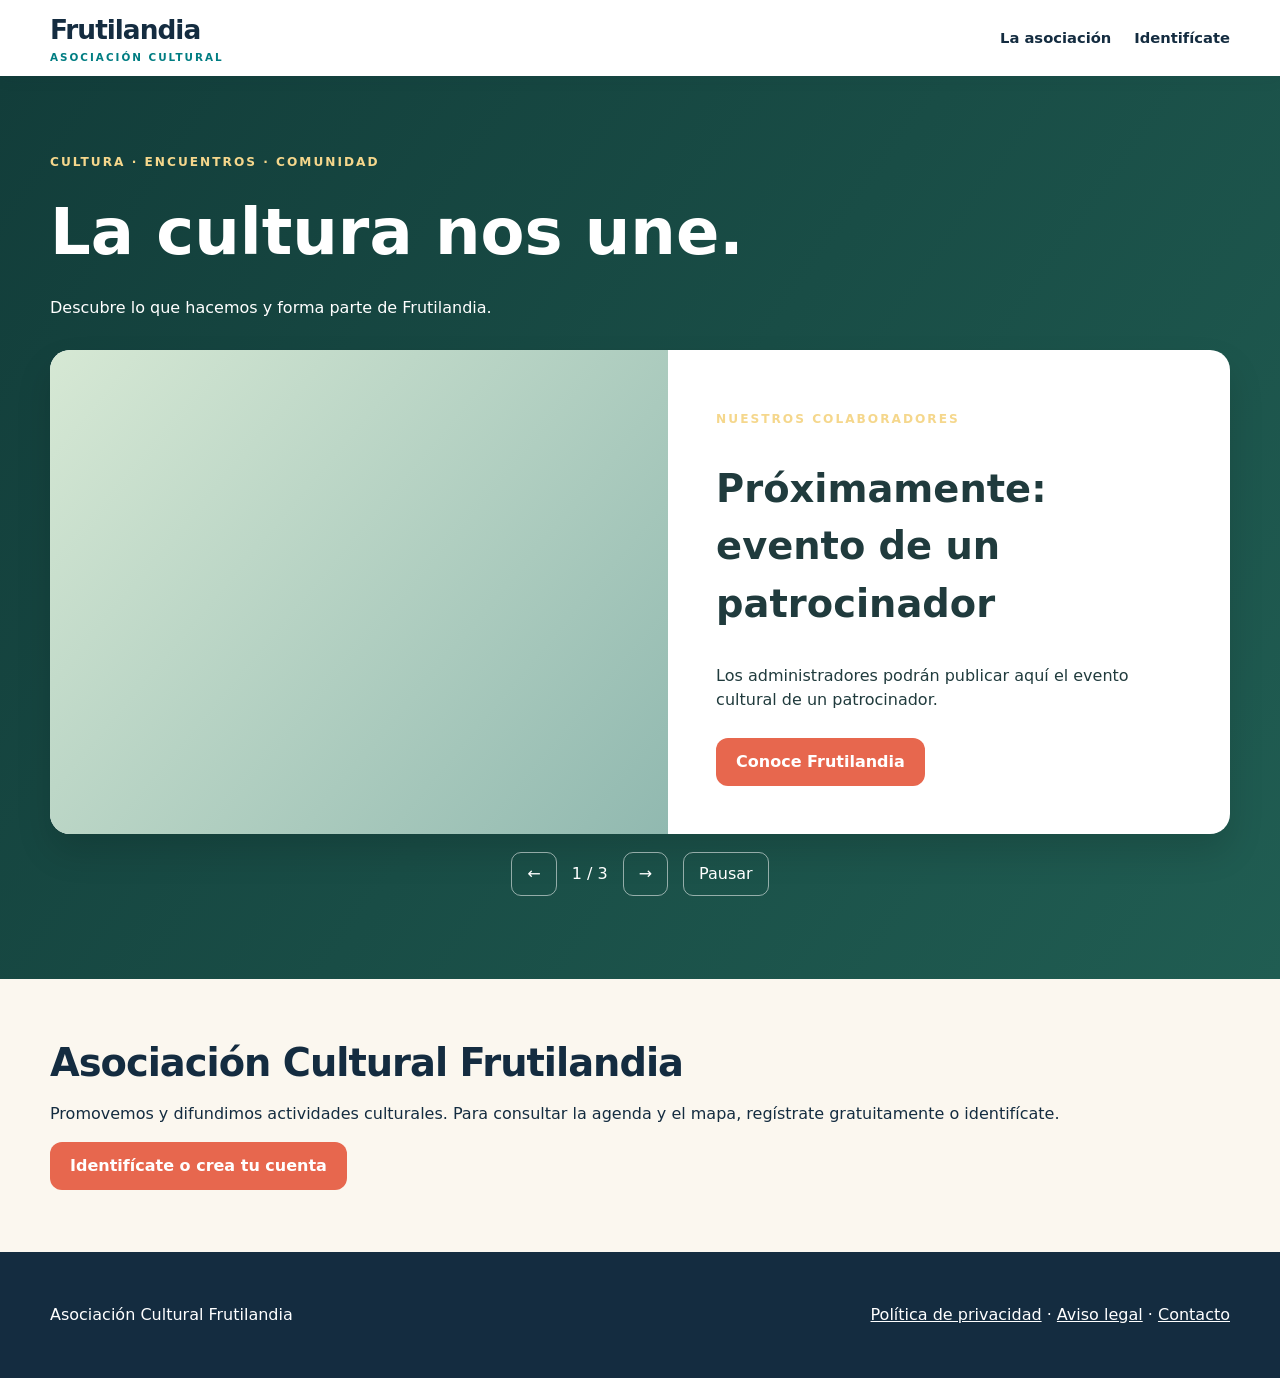
<file: index.html>
<!doctype html><html lang="es"><head><meta charset="utf-8"><meta name="viewport" content="width=device-width,initial-scale=1"><title>Frutilandia · Cultura que nos une</title><link rel="stylesheet" href="styles.css"><link rel="stylesheet" href="portal.css"></head><body><header class="top"><div class="wrap top-inner"><a class="brand" href="index.html">Frutilandia <small>Asociación Cultural</small></a><nav><a href="#nosotros">La asociación</a><a href="identificate.html">Identifícate</a></nav></div></header><main><section class="portal-hero"><div class="wrap"><p class="eyebrow">Cultura · Encuentros · Comunidad</p><h1>La cultura nos une.</h1><p>Descubre lo que hacemos y forma parte de Frutilandia.</p><div class="slides" aria-label="Carrusel de portada"><article class="slide active" id="slide-0"><div class="slide-media" id="media-0"></div><div class="slide-copy"><p class="eyebrow">Nuestros colaboradores</p><h2 id="title-0">Próximamente: evento de un patrocinador</h2><p id="desc-0">Los administradores podrán publicar aquí el evento cultural de un patrocinador.</p><a id="link-0" class="btn coral" href="identificate.html">Conoce Frutilandia</a></div></article><article class="slide" id="slide-1" hidden><div class="slide-media" id="media-1"></div><div class="slide-copy"><p class="eyebrow">Hoy en la agenda</p><h2 id="title-1">Descubre el evento del día</h2><p id="desc-1">Inicia sesión para consultar nuestra agenda cultural y el mapa.</p><a class="btn coral" href="identificate.html">Identifícate</a></div></article><article class="slide" id="slide-2" hidden><div class="slide-media" id="media-2"></div><div class="slide-copy"><p class="eyebrow">Únete a nosotros</p><h2 id="title-2">Vive Frutilandia</h2><p id="desc-2">Compartimos cultura, encuentros y experiencias.</p><a class="btn coral" href="identificate.html">Hazte socio</a></div></article></div><div class="slide-controls"><button type="button" id="prev-slide" aria-label="Diapositiva anterior">←</button><span id="slide-counter" aria-live="polite">1 / 3</span><button type="button" id="next-slide" aria-label="Diapositiva siguiente">→</button><button type="button" id="toggle-slides">Pausar</button></div></div></section><section id="nosotros" class="section"><div class="wrap"><h2>Asociación Cultural Frutilandia</h2><p>Promovemos y difundimos actividades culturales. Para consultar la agenda y el mapa, regístrate gratuitamente o identifícate.</p><a class="btn coral" href="identificate.html">Identifícate o crea tu cuenta</a></div></section></main><footer class="foot"><div class="wrap"><p>Asociación Cultural Frutilandia</p><p><a href="privacidad.html">Política de privacidad</a> · <a href="aviso-legal.html">Aviso legal</a> · <a href="mailto:asociacionculturalfrutilandia@gmail.com">Contacto</a></p></div></footer><script type="module" src="js/portada.js"></script></body></html>
</file>
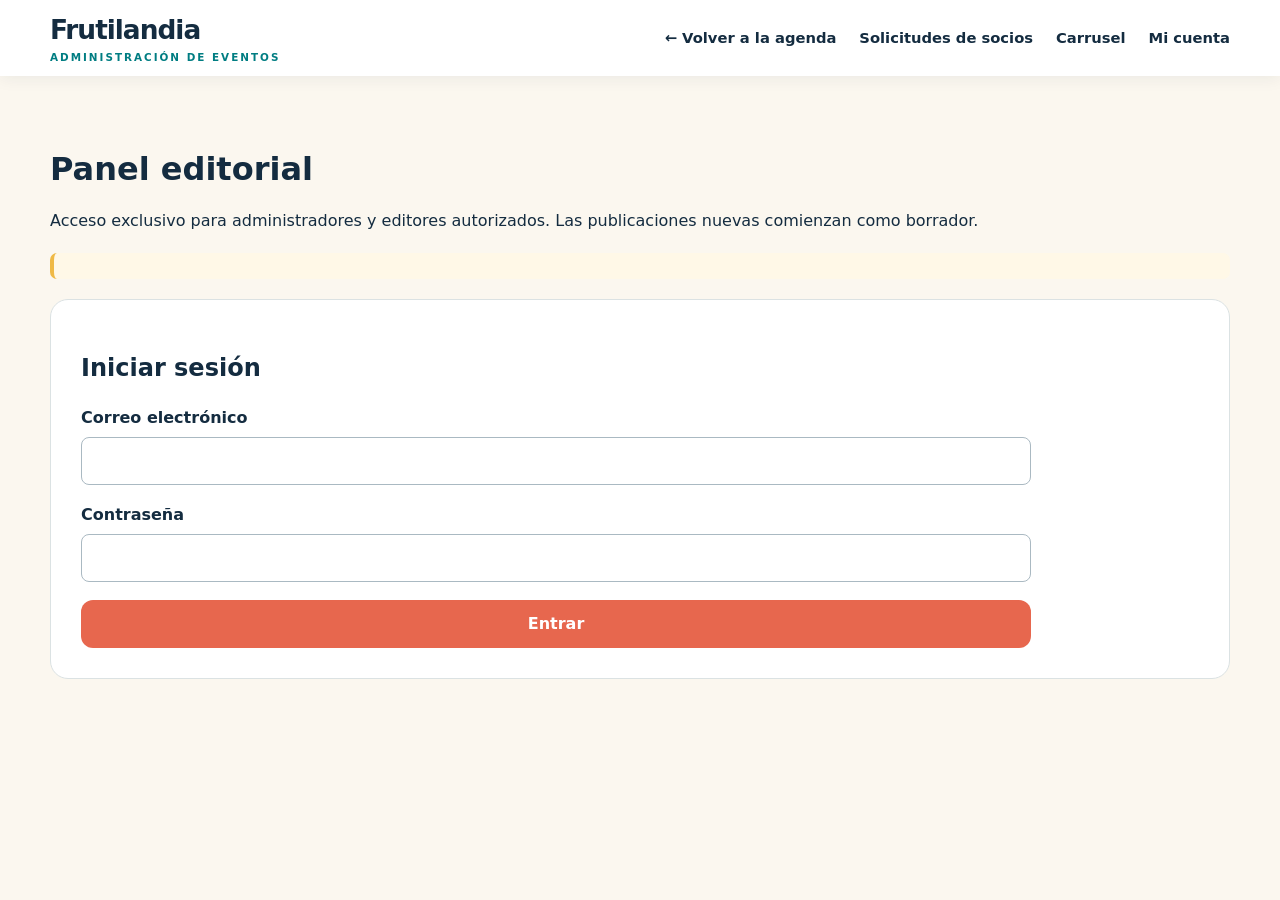
<file: admin.html>
<!doctype html>
<html lang="es">
<head>
  <meta charset="utf-8">
  <meta name="viewport" content="width=device-width, initial-scale=1">
  <title>Administración | Frutilandia</title>
  <link rel="stylesheet" href="styles.css">
  <link rel="stylesheet" href="admin.css">
</head>
<body>
  <header class="top"><div class="wrap top-inner"><a class="brand" href="index.html">Frutilandia <small>Administración de eventos</small></a><nav><a href="index.html">← Volver a la agenda</a><a href="socios-admin.html">Solicitudes de socios</a><a href="portada-admin.html">Carrusel</a><a href="identificate.html">Mi cuenta</a></nav></div></header>
  <main class="wrap admin-layout">
    <h1>Panel editorial</h1>
    <p>Acceso exclusivo para administradores y editores autorizados. Las publicaciones nuevas comienzan como borrador.</p>
    <div id="message" class="notice" role="status" aria-live="polite"></div>
    <section id="login-panel" class="info">
      <h2>Iniciar sesión</h2>
      <form id="login-form" class="admin-form">
        <label>Correo electrónico<input name="email" type="email" autocomplete="username" required></label>
        <label>Contraseña<input name="password" type="password" autocomplete="current-password" required></label>
        <button class="btn coral" type="submit">Entrar</button>
      </form>
    </section>
    <section id="editor-panel" hidden>
      <div class="admin-toolbar"><h2>Gestión de eventos</h2><button class="btn light" id="logout">Cerrar sesión</button></div>
      <form id="event-form" class="info admin-form">
        <h3 id="form-title">Nuevo evento</h3>
        <input type="hidden" name="id">
        <div class="admin-grid">
          <label>Título *<input name="title" maxlength="180" required></label>
          <label>Fecha *<input name="date" type="date" required></label>
          <label>Hora *<input name="time" type="time" required></label>
          <label>Localidad *<input name="city" maxlength="120" required></label>
          <label>Zona *<select name="area" required><option value="">Selecciona</option><option>Región de Murcia</option><option>Vega Baja</option><option>Sureste de Albacete</option><option>Noreste de Almería</option></select></label>
          <label>Categoría *<select name="category" required><option>Música</option><option>Teatro</option><option>Fiestas</option><option>Patrimonio</option><option>Otros</option></select></label>
          <label>Lugar *<input name="venue" maxlength="180" required></label>
          <label>Latitud *<input name="lat" type="number" min="-90" max="90" step="any" required></label>
          <label>Longitud *<input name="lng" type="number" min="-180" max="180" step="any" required></label>
          <label>Estado<select name="status"><option value="draft">Borrador</option><option value="published">Publicado</option></select></label>
        </div>
        <label>Descripción<textarea name="description" rows="3" maxlength="2000"></textarea></label>
        <label>Fuente / URL de verificación<input name="source_url" type="url" placeholder="https://..."></label>
        <div class="admin-actions"><button class="btn coral" type="submit">Guardar evento</button><button class="btn light" type="button" id="reset-form">Nuevo / cancelar edición</button></div>
      </form>
      <section class="info"><h3>Eventos guardados</h3><div id="event-list"></div></section>
    </section>
  </main>
  <script type="module" src="js/admin.js"></script>
</body>
</html>
</file>
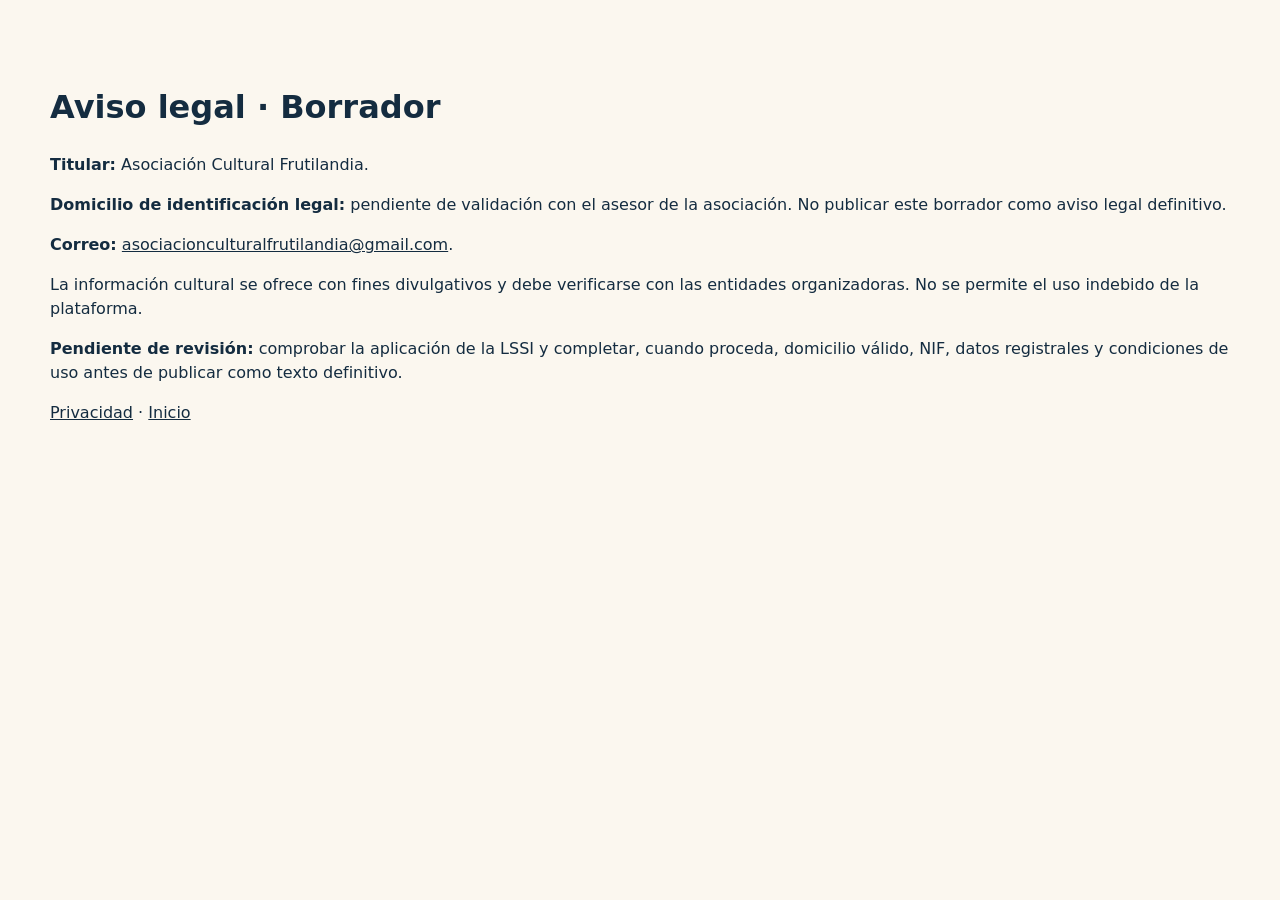
<file: aviso-legal.html>
<!doctype html><html lang="es"><head><meta charset="utf-8"><meta name="viewport" content="width=device-width,initial-scale=1"><title>Aviso legal · Frutilandia</title><link rel="stylesheet" href="styles.css"></head><body><main class="wrap section"><h1>Aviso legal · Borrador</h1><p><strong>Titular:</strong> Asociación Cultural Frutilandia.</p><p><strong>Domicilio de identificación legal:</strong> pendiente de validación con el asesor de la asociación. No publicar este borrador como aviso legal definitivo.</p><p><strong>Correo:</strong> <a href="mailto:asociacionculturalfrutilandia@gmail.com">asociacionculturalfrutilandia@gmail.com</a>.</p><p>La información cultural se ofrece con fines divulgativos y debe verificarse con las entidades organizadoras. No se permite el uso indebido de la plataforma.</p><p><strong>Pendiente de revisión:</strong> comprobar la aplicación de la LSSI y completar, cuando proceda, domicilio válido, NIF, datos registrales y condiciones de uso antes de publicar como texto definitivo.</p><p><a href="privacidad.html">Privacidad</a> · <a href="index.html">Inicio</a></p></main></body></html>
</file>
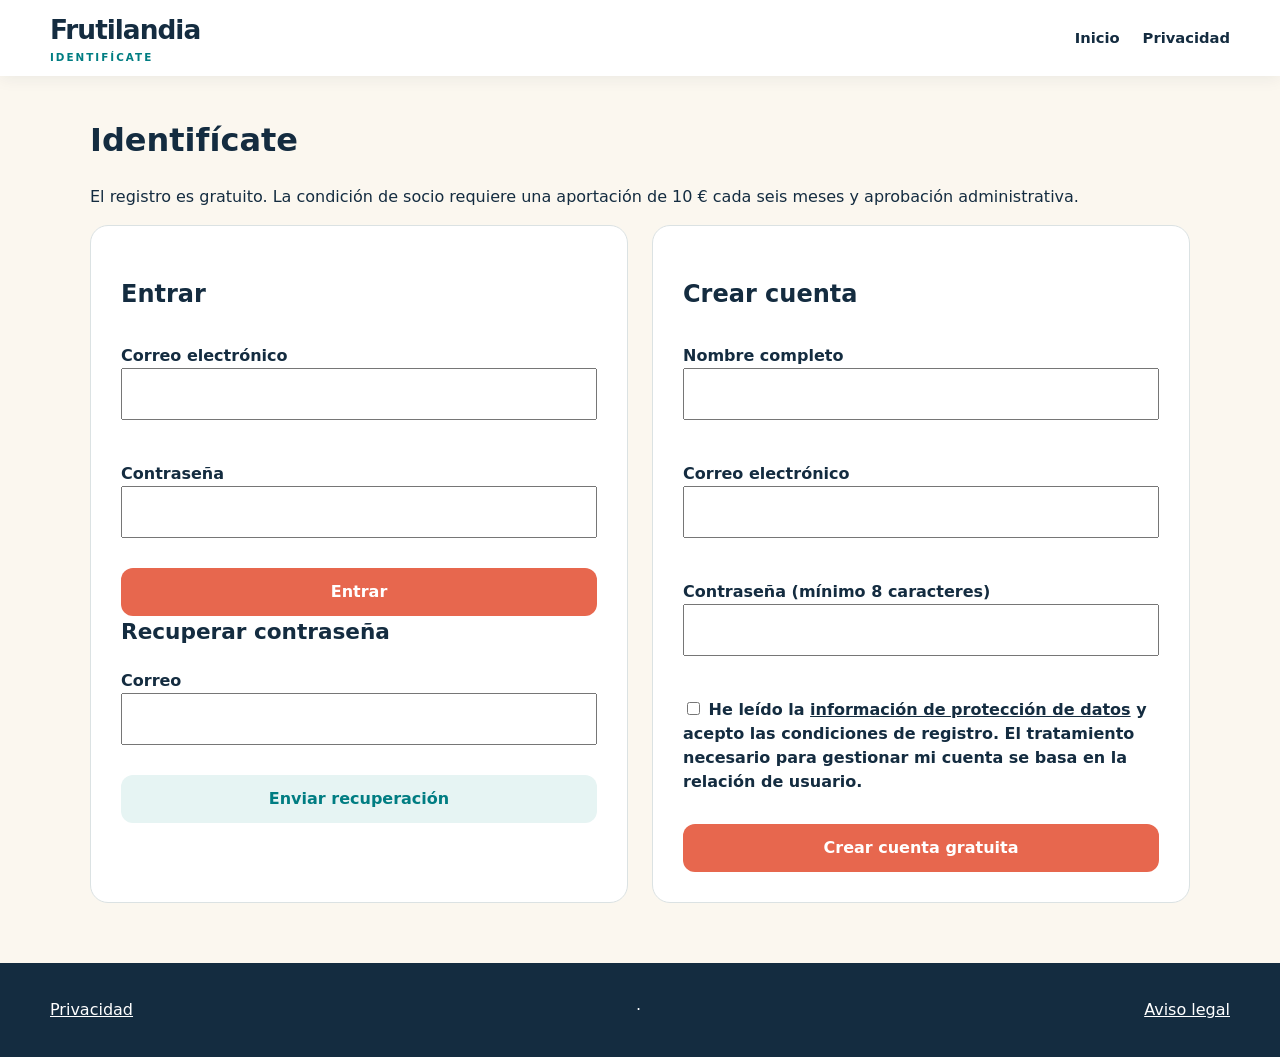
<file: identificate.html>
<!doctype html><html lang="es"><head><meta charset="utf-8"><meta name="viewport" content="width=device-width,initial-scale=1"><title>Identifícate · Frutilandia</title><link rel="stylesheet" href="styles.css"><link rel="stylesheet" href="admin.css"><link rel="stylesheet" href="portal.css"></head><body><header class="top"><div class="wrap top-inner"><a class="brand" href="index.html">Frutilandia <small>Identifícate</small></a><nav><a href="index.html">Inicio</a><a href="privacidad.html">Privacidad</a></nav></div></header><main class="wrap portal-form"><h1>Identifícate</h1><p>El registro es gratuito. La condición de socio requiere una aportación de 10 € cada seis meses y aprobación administrativa.</p><p id="access-message" role="status" aria-live="polite"></p><section id="access-guest" class="two"><article class="info"><h2>Entrar</h2><form id="access-login" class="admin-form"><label>Correo electrónico<input type="email" name="email" required autocomplete="email"></label><label>Contraseña<input type="password" name="password" required autocomplete="current-password"></label><button class="btn coral">Entrar</button></form><h3>Recuperar contraseña</h3><form id="access-recover" class="admin-form"><label>Correo<input type="email" name="email" required></label><button class="btn light">Enviar recuperación</button></form></article><article class="info"><h2>Crear cuenta</h2><form id="access-signup" class="admin-form"><label>Nombre completo<input name="full_name" maxlength="160" required autocomplete="name"></label><label>Correo electrónico<input name="email" type="email" required autocomplete="email"></label><label>Contraseña (mínimo 8 caracteres)<input name="password" type="password" minlength="8" required autocomplete="new-password"></label><label><input type="checkbox" name="terms" required> He leído la <a href="privacidad.html" target="_blank" rel="noopener">información de protección de datos</a> y acepto las condiciones de registro. El tratamiento necesario para gestionar mi cuenta se basa en la relación de usuario.</label><button class="btn coral">Crear cuenta gratuita</button></form></article></section><section id="access-private" hidden><div class="info"><h2>Tu área personal</h2><p id="access-status"></p><div id="access-links" class="panel-links"></div><button class="btn light" id="access-logout">Cerrar sesión</button></div><div class="two"><article class="info"><h2>Preferencias de privacidad</h2><form id="preferences-form" class="admin-form"><label>Teléfono (opcional, necesario si quieres unirte al grupo)<input type="tel" name="phone" maxlength="25" autocomplete="tel"></label><label><input type="checkbox" name="whatsapp"> Autorizo voluntariamente mi incorporación al grupo de WhatsApp de Frutilandia para recibir la agenda. Entiendo que mi teléfono y perfil pueden ser visibles para los demás miembros.</label><label><input type="checkbox" name="news"> Deseo recibir comunicaciones culturales por correo electrónico (opcional).</label><p>La retirada de la autorización de WhatsApp impedirá nuevas incorporaciones y permitirá solicitar la baja; si ya estás en el grupo, abandónalo también desde WhatsApp.</p><button class="btn coral">Guardar preferencias</button></form></article><article class="info"><h2>Hazte socio · 10 € / semestre</h2><p>La renovación vence cada seis meses desde la fecha de aprobación del alta. El pago se verificará manualmente.</p><p id="member-state"></p><button id="apply-member" class="btn coral" type="button">Solicitar ser socio</button><form id="fee-form" class="admin-form"><label>Forma de aportación<select name="method"><option value="transfer">Transferencia bancaria</option><option value="bizum">Bizum</option><option value="manual">Entrega manual a la asociación</option></select></label><button class="btn light">Registrar intención de pago de 10 €</button></form><div id="fee-instructions" class="notice"></div><h3>Donación voluntaria (independiente de la cuota)</h3><form id="donation-form" class="admin-form"><label>Importe (€)<input type="number" name="amount" min="1" max="10000" step="0.01" value="10" required></label><label>Método<select name="method"><option value="transfer">Transferencia</option><option value="bizum">Bizum</option><option value="manual">Manual</option></select></label><button class="btn light">Registrar intención de donación</button></form><p>Registrar una intención de pago no implica que el dinero se haya recibido.</p></article></div></section></main><footer class="foot"><div class="wrap"><a href="privacidad.html">Privacidad</a> · <a href="aviso-legal.html">Aviso legal</a></div></footer><script type="module" src="js/acceso.js"></script></body></html>
</file>
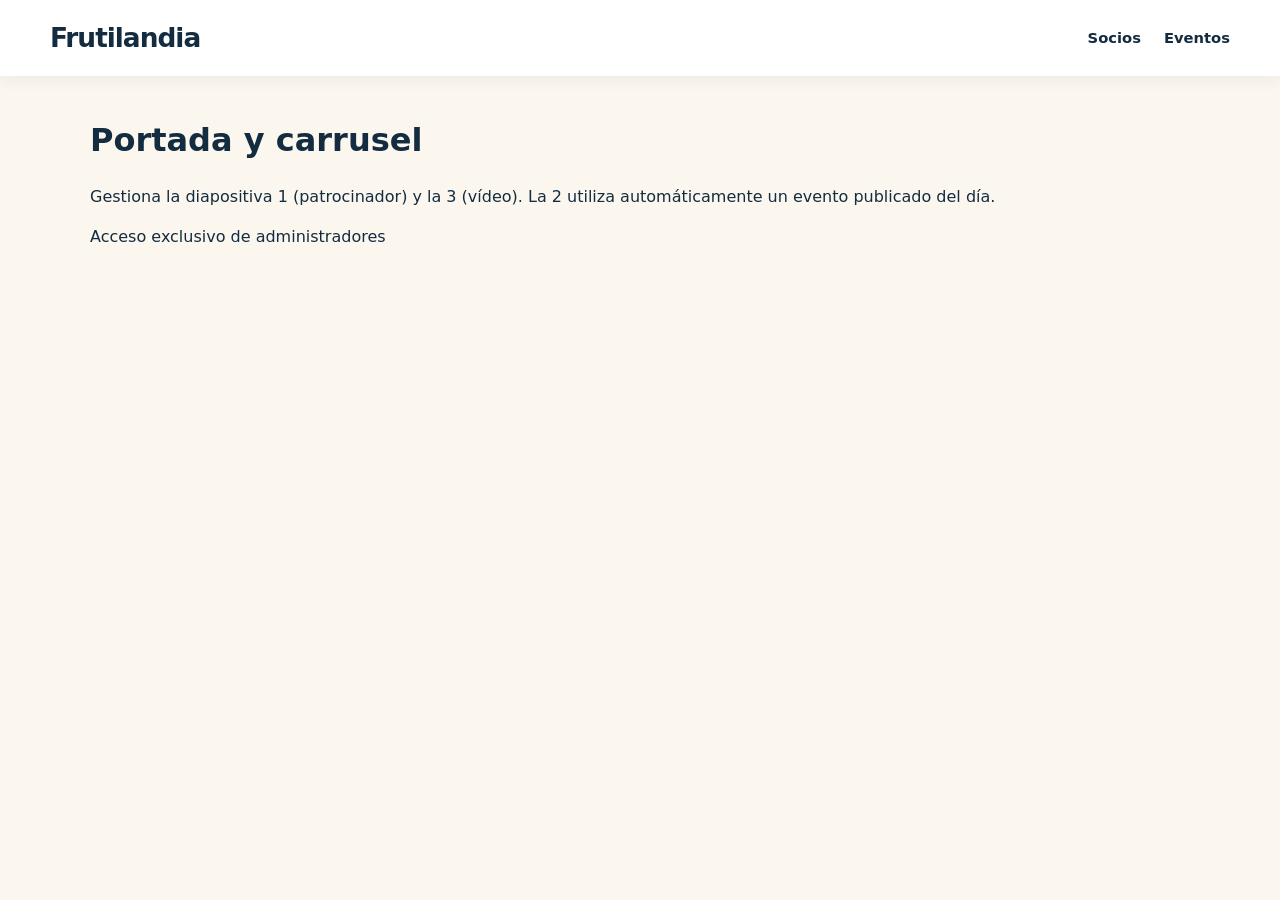
<file: portada-admin.html>
<!doctype html><html lang="es"><head><meta charset="utf-8"><meta name="viewport" content="width=device-width,initial-scale=1"><title>Portada · Administración Frutilandia</title><link rel="stylesheet" href="styles.css"><link rel="stylesheet" href="admin.css"><link rel="stylesheet" href="portal.css"></head><body><header class="top"><div class="wrap top-inner"><a class="brand" href="index.html">Frutilandia</a><nav><a href="socios-admin.html">Socios</a><a href="admin.html">Eventos</a></nav></div></header><main class="wrap portal-form" hidden><h1>Portada y carrusel</h1><p>Gestiona la diapositiva 1 (patrocinador) y la 3 (vídeo). La 2 utiliza automáticamente un evento publicado del día.</p><p id="slide-msg" role="status"></p><div id="slide-forms"></div></main><script type="module" src="js/portada-admin.js"></script></body></html>
</file>
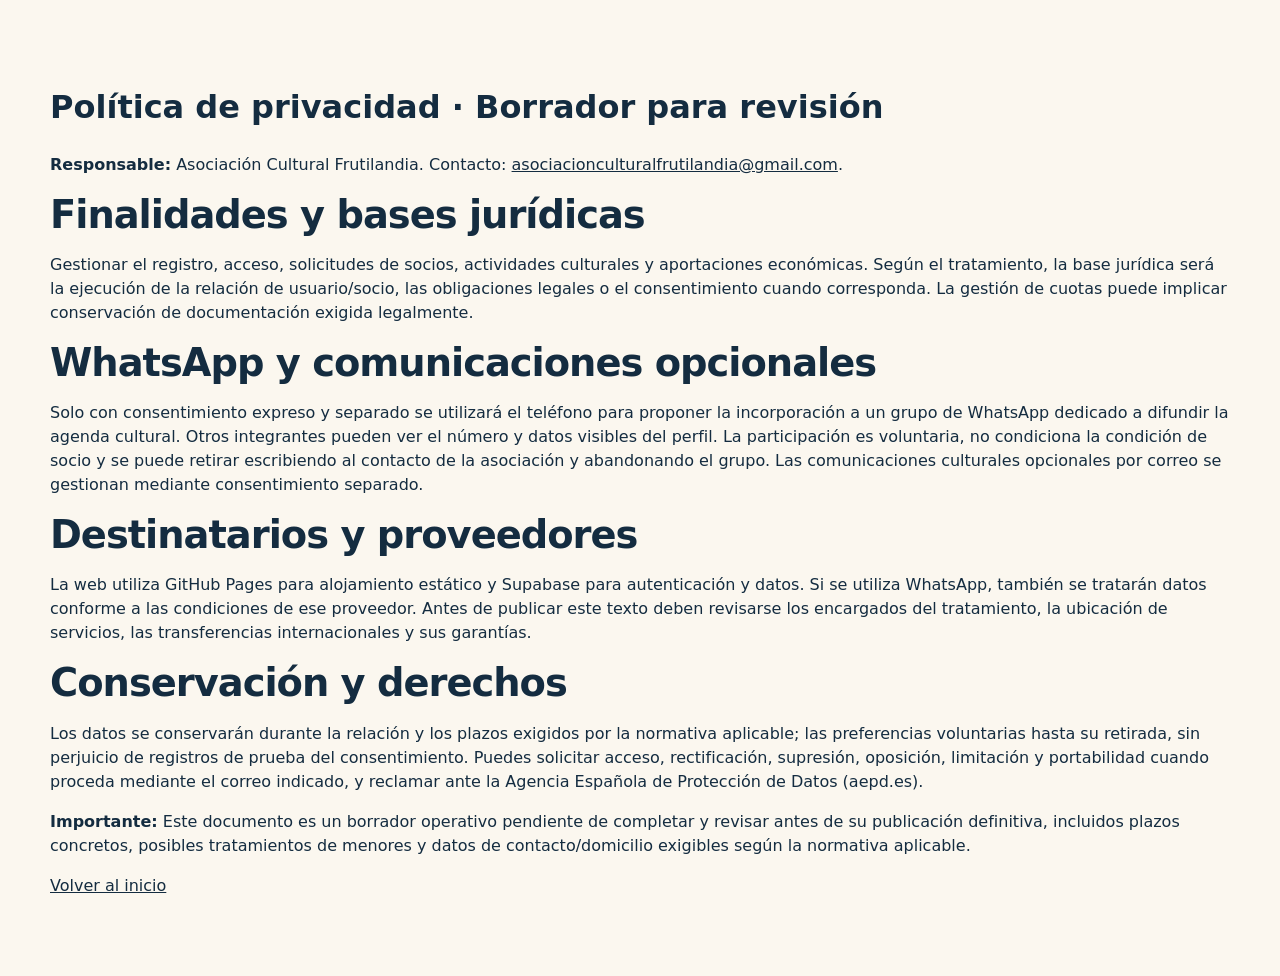
<file: privacidad.html>
<!doctype html><html lang="es"><head><meta charset="utf-8"><meta name="viewport" content="width=device-width,initial-scale=1"><title>Privacidad · Frutilandia</title><link rel="stylesheet" href="styles.css"></head><body><main class="wrap section"><h1>Política de privacidad · Borrador para revisión</h1><p><strong>Responsable:</strong> Asociación Cultural Frutilandia. Contacto: <a href="mailto:asociacionculturalfrutilandia@gmail.com">asociacionculturalfrutilandia@gmail.com</a>.</p><h2>Finalidades y bases jurídicas</h2><p>Gestionar el registro, acceso, solicitudes de socios, actividades culturales y aportaciones económicas. Según el tratamiento, la base jurídica será la ejecución de la relación de usuario/socio, las obligaciones legales o el consentimiento cuando corresponda. La gestión de cuotas puede implicar conservación de documentación exigida legalmente.</p><h2>WhatsApp y comunicaciones opcionales</h2><p>Solo con consentimiento expreso y separado se utilizará el teléfono para proponer la incorporación a un grupo de WhatsApp dedicado a difundir la agenda cultural. Otros integrantes pueden ver el número y datos visibles del perfil. La participación es voluntaria, no condiciona la condición de socio y se puede retirar escribiendo al contacto de la asociación y abandonando el grupo. Las comunicaciones culturales opcionales por correo se gestionan mediante consentimiento separado.</p><h2>Destinatarios y proveedores</h2><p>La web utiliza GitHub Pages para alojamiento estático y Supabase para autenticación y datos. Si se utiliza WhatsApp, también se tratarán datos conforme a las condiciones de ese proveedor. Antes de publicar este texto deben revisarse los encargados del tratamiento, la ubicación de servicios, las transferencias internacionales y sus garantías.</p><h2>Conservación y derechos</h2><p>Los datos se conservarán durante la relación y los plazos exigidos por la normativa aplicable; las preferencias voluntarias hasta su retirada, sin perjuicio de registros de prueba del consentimiento. Puedes solicitar acceso, rectificación, supresión, oposición, limitación y portabilidad cuando proceda mediante el correo indicado, y reclamar ante la Agencia Española de Protección de Datos (aepd.es).</p><p><strong>Importante:</strong> Este documento es un borrador operativo pendiente de completar y revisar antes de su publicación definitiva, incluidos plazos concretos, posibles tratamientos de menores y datos de contacto/domicilio exigibles según la normativa aplicable.</p><p><a href="index.html">Volver al inicio</a></p></main></body></html>
</file>
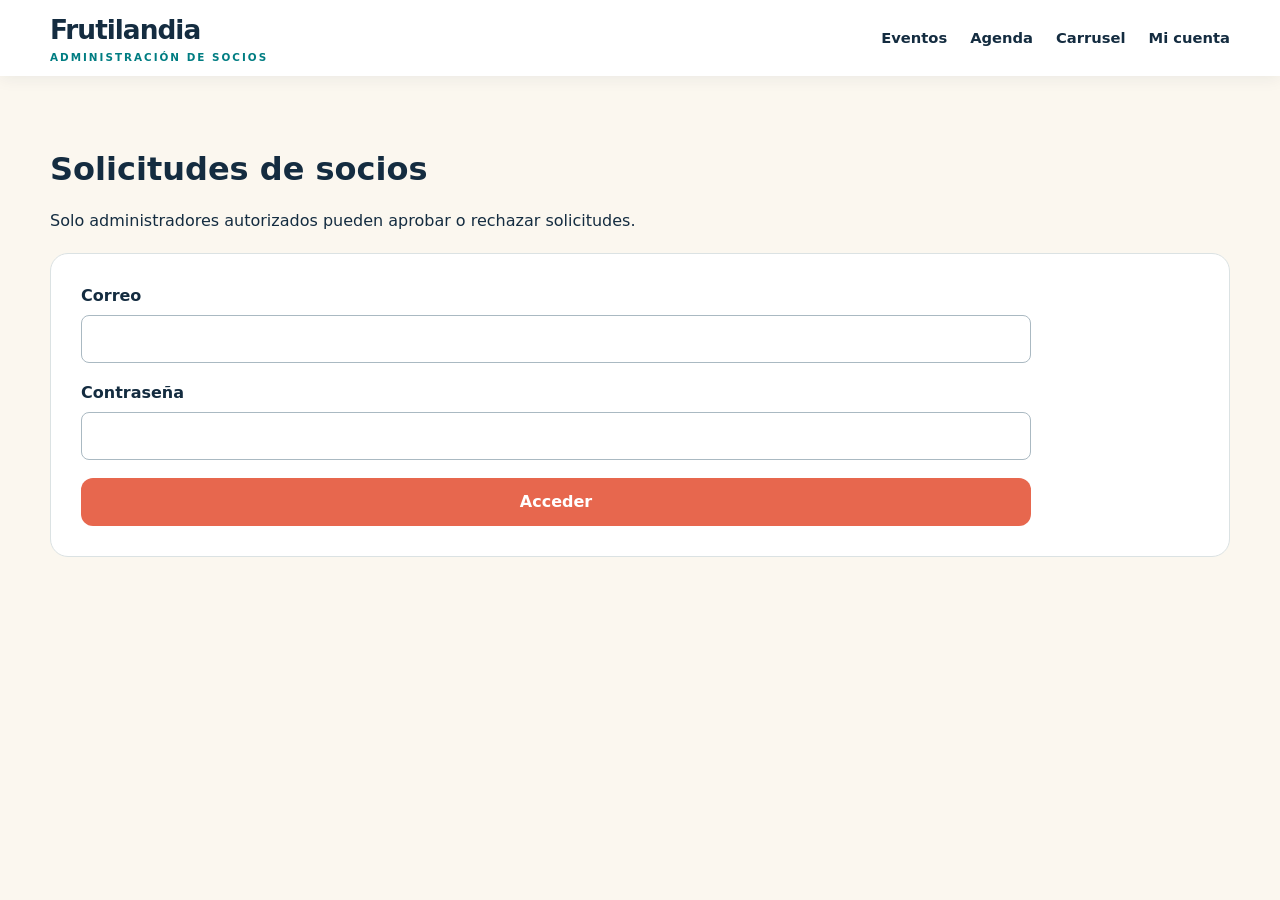
<file: socios-admin.html>
<!doctype html><html lang="es"><head><meta charset="utf-8"><meta name="viewport" content="width=device-width,initial-scale=1"><title>Solicitudes de socios · Frutilandia</title><link rel="stylesheet" href="styles.css"><link rel="stylesheet" href="admin.css"></head><body><header class="top"><div class="wrap top-inner"><a class="brand" href="index.html">Frutilandia <small>Administración de socios</small></a><nav><a href="admin.html">Eventos</a><a href="agenda.html">Agenda</a><a href="portada-admin.html">Carrusel</a><a href="identificate.html">Mi cuenta</a></nav></div></header><main class="wrap admin-layout"><h1>Solicitudes de socios</h1><p>Solo administradores autorizados pueden aprobar o rechazar solicitudes.</p><p id="review-message" role="status"></p><section id="review-login" class="info"><form id="review-login-form" class="admin-form"><label>Correo<input type="email" name="email" required></label><label>Contraseña<input type="password" name="password" required></label><button class="btn coral" type="submit">Acceder</button></form></section><section id="review-private" class="info" hidden><button class="btn light" id="review-logout">Cerrar sesión</button><h2>Solicitudes pendientes</h2><p>Para activar una condición de socio se requiere aprobar la solicitud y confirmar una cuota recibida. Los pagos se confirman por separado.</p><h2>Aportaciones pendientes de verificar</h2><div id="payments-list"></div><h2>Solicitudes pendientes</h2><div id="review-list"></div></section></main><script type="module" src="js/socios-admin.js"></script></body></html>
</file>
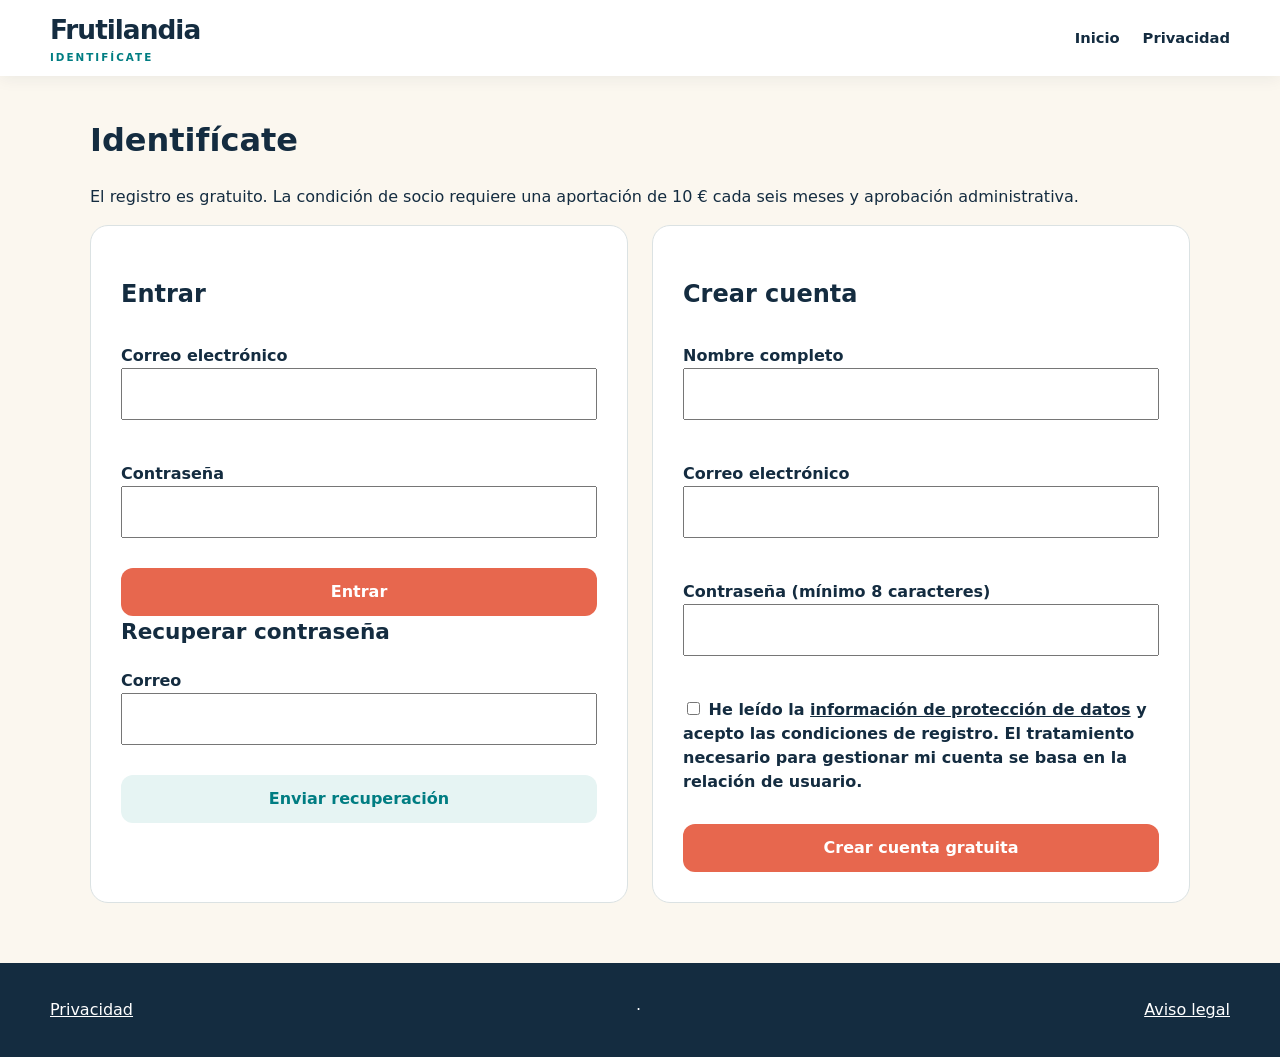
<file: socios-area.html>
<!doctype html><html lang="es"><head><meta charset="utf-8"><meta name="viewport" content="width=device-width,initial-scale=1"><title>Área de socios · Frutilandia</title><link rel="stylesheet" href="styles.css"><link rel="stylesheet" href="portal.css"></head><body><header class="top"><div class="wrap top-inner"><a class="brand" href="index.html">Frutilandia</a><nav><a href="identificate.html">Mi cuenta</a></nav></div></header><main class="wrap section" hidden><h1>Área exclusiva de socios</h1><p id="socios-info">Comprobando tu condición de socio...</p><div class="panel-links"><a href="agenda.html">Agenda y mapa</a><a href="identificate.html">Mi cuota y perfil</a></div><section id="socios-content" hidden><h2>Bienvenido a la comunidad Frutilandia</h2><p>Próximamente encontrarás aquí las ventajas y actividades exclusivas para socios.</p></section></main><script type="module" src="js/area-socios.js"></script></body></html>
</file>
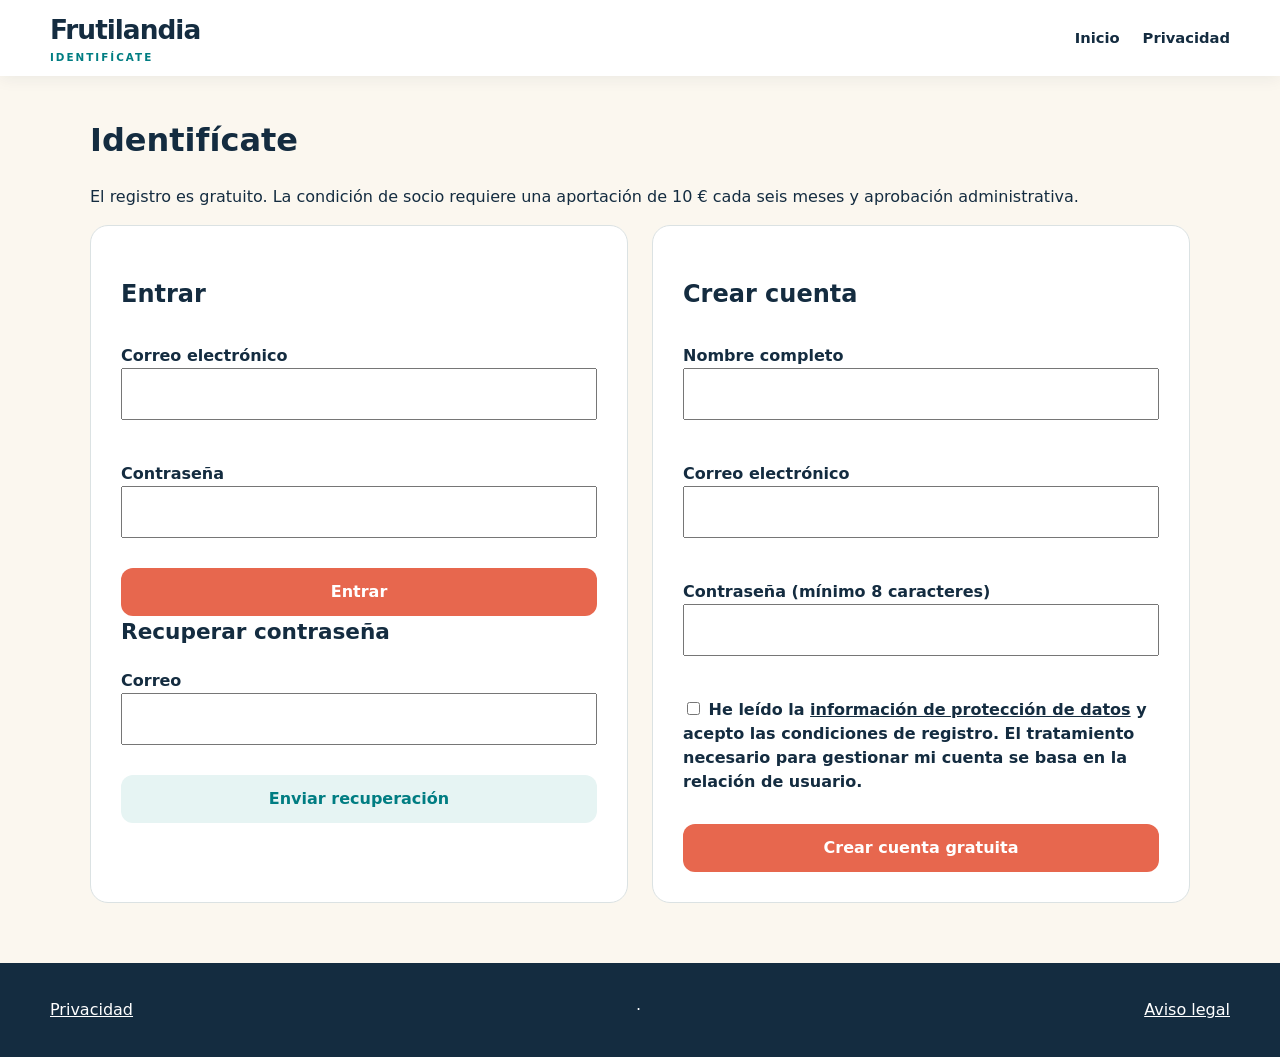
<file: socios.html>
<!doctype html><html lang="es"><head><meta charset="utf-8"><meta http-equiv="refresh" content="0;url=identificate.html"><title>Identifícate · Frutilandia</title></head><body><p><a href="identificate.html">Acceder a Identifícate</a></p></body></html>
</file>
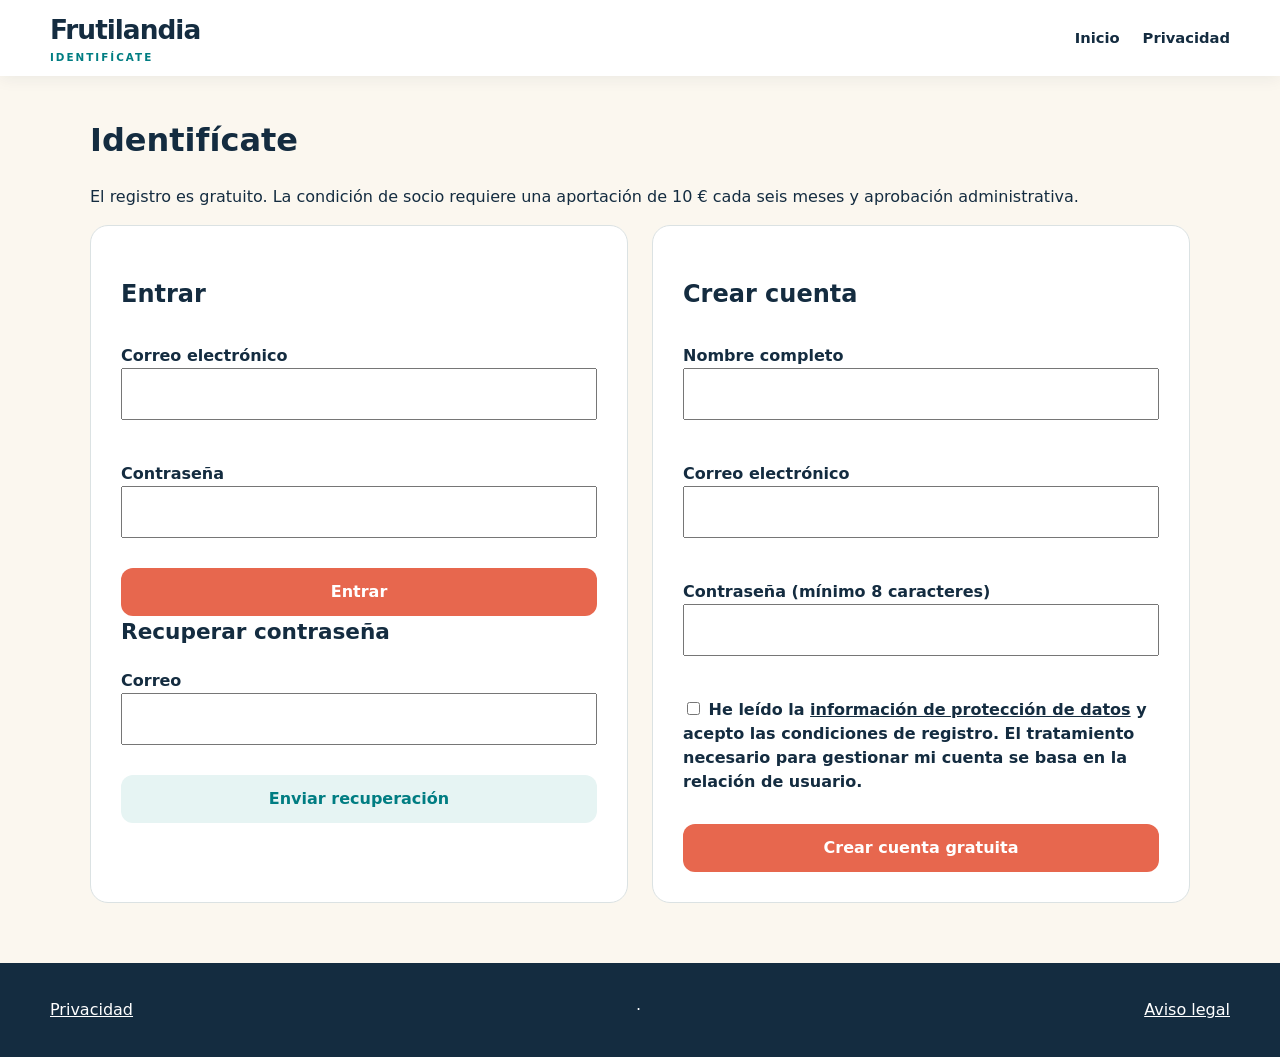
<file: usuario-area.html>
<!doctype html><html lang="es"><head><meta charset="utf-8"><meta name="viewport" content="width=device-width,initial-scale=1"><title>Mi área · Frutilandia</title><link rel="stylesheet" href="styles.css"><link rel="stylesheet" href="portal.css"></head><body><header class="top"><div class="wrap top-inner"><a class="brand" href="index.html">Frutilandia</a><nav><a href="identificate.html">Mi cuenta</a></nav></div></header><main class="wrap section" hidden><h1>Área personal</h1><p>Bienvenido a Frutilandia. Consulta la agenda y el mapa o gestiona tu solicitud de socio y aportaciones.</p><div class="panel-links"><a href="agenda.html">Agenda y mapa</a><a href="identificate.html">Mi perfil, socios y donaciones</a></div></main><script type="module" src="js/guard.js"></script></body></html>
</file>
<file: styles.css>
:root {
  --navy: #142c40;
  --teal: #007d82;
  --coral: #e7674e;
  --sand: #fbf7ef;
  --yellow: #efb945;
  --muted: #5e6b73;
  --border: #dbe2e3;
}

* {
  box-sizing: border-box;
}

html {
  scroll-behavior: smooth;
}

body {
  margin: 0;
  font: 16px/1.5 system-ui,-apple-system,Segoe UI,sans-serif;
  color: var(--navy);
  background: var(--sand);
}

a {
  color: inherit;
}

button,input,select {
  font: inherit;
}

button {
  cursor: pointer;
}

.wrap {
  width: min(1180px,calc(100% - 36px));
  margin: auto;
}

.top {
  background: #fff;
  position: sticky;
  top: 0;
  z-index: 900;
  box-shadow: 0 2px 16px #122c3c12;
}

.top-inner {
  min-height: 76px;
  display: flex;
  align-items: center;
  justify-content: space-between;
  gap: 20px;
}

.brand {
  text-decoration: none;
  font-size: 1.65rem;
  font-weight: 900;
  letter-spacing: -1px;
}

.brand span {
  color: var(--coral);
}

.brand small {
  display: block;
  font-size: .65rem;
  letter-spacing: 2px;
  text-transform: uppercase;
  font-weight: 700;
  color: var(--teal);
}

nav {
  display: flex;
  gap: 23px;
  align-items: center;
  flex-wrap: wrap;
}

nav a {
  text-decoration: none;
  font-weight: 650;
  font-size: .92rem;
}

nav a:hover {
  color: var(--teal);
}

.btn {
  display: inline-flex;
  align-items: center;
  justify-content: center;
  border: 0;
  border-radius: 12px;
  padding: 12px 20px;
  font-weight: 750;
  text-decoration: none;
  background: var(--teal);
  color: white;
}

.btn:hover {
  filter: brightness(.93);
}

.btn.coral {
  background: var(--coral);
}

.btn.light {
  background: #e6f4f3;
  color: var(--teal);
}

.hero {
  background: linear-gradient(115deg,#17394e 0%,#126a72 72%,#22998f 100%);
  color: white;
  position: relative;
  overflow: hidden;
}

.hero:after {
  content: "";
  position: absolute;
  width: 380px;
  height: 380px;
  border: 65px solid #ffffff13;
  border-radius: 50%;
  right: -150px;
  top: -130px;
}

.hero-inner {
  padding: 76px 0 72px;
  position: relative;
  z-index: 1;
  display: grid;
  grid-template-columns: 1.2fr .8fr;
  gap: 40px;
  align-items: center;
}

.eyebrow {
  text-transform: uppercase;
  letter-spacing: 2px;
  font-weight: 800;
  font-size: .76rem;
  color: #f5d78c;
}

.hero h1 {
  font-size: clamp(2.6rem,5.2vw,4.8rem);
  line-height: 1.05;
  letter-spacing: -2px;
  margin: 14px 0 20px;
}

.hero h1 em {
  font-style: normal;
  color: #f5c866;
}

.hero p {
  max-width: 620px;
  font-size: 1.13rem;
  color: #e7f4f1;
}

.hero-actions {
  display: flex;
  gap: 12px;
  flex-wrap: wrap;
  margin-top: 26px;
}

.hero-art {
  min-height: 300px;
  display: grid;
  place-items: center;
  position: relative;
}

.sun {
  width: 270px;
  height: 270px;
  background: #e9b74d;
  border-radius: 50%;
  display: grid;
  place-items: center;
  box-shadow: 0 0 0 25px #ffffff12;
}

.sun svg {
  width: 250px;
  height: 250px;
}

.chip {
  display: inline-flex;
  background: #ffffff22;
  border: 1px solid #ffffff55;
  padding: 8px 12px;
  border-radius: 40px;
  font-size: .83rem;
  margin: 4px;
}

.section {
  padding: 62px 0;
}

.section h2 {
  font-size: clamp(1.8rem,3vw,2.6rem);
  line-height: 1.15;
  letter-spacing: -1px;
  margin: 0 0 8px;
}

.sub {
  color: var(--muted);
  margin: 0 0 26px;
}

.filter-panel {
  background: white;
  border: 1px solid var(--border);
  border-radius: 20px;
  padding: 23px;
  box-shadow: 0 8px 24px #15384c0a;
}

.filters {
  display: grid;
  grid-template-columns: 2fr 1fr 1fr 1fr;
  gap: 12px;
}

.field label {
  display: block;
  font-size: .78rem;
  font-weight: 800;
  margin-bottom: 7px;
}

.field input,.field select {
  width: 100%;
  border: 1px solid #cbd7d9;
  border-radius: 10px;
  padding: 12px;
  background: #fff;
  color: var(--navy);
  min-height: 47px;
}

.quick {
  display: flex;
  gap: 9px;
  flex-wrap: wrap;
  margin-top: 16px;
}

.pill {
  border: 1px solid #cbd7d9;
  border-radius: 25px;
  background: white;
  padding: 8px 15px;
  font-size: .86rem;
  font-weight: 700;
}

.pill.active {
  background: var(--navy);
  color: white;
  border-color: var(--navy);
}

.results-header {
  display: flex;
  justify-content: space-between;
  align-items: center;
  gap: 15px;
  margin: 28px 0 16px;
}

.results-header h3 {
  margin: 0;
}

.cards {
  display: grid;
  grid-template-columns: repeat(3,minmax(0,1fr));
  gap: 18px;
}

.event {
  background: white;
  border: 1px solid var(--border);
  border-radius: 17px;
  overflow: hidden;
  display: flex;
  flex-direction: column;
  box-shadow: 0 4px 12px #15384c09;
}

.event-cover {
  height: 112px;
  display: flex;
  align-items: center;
  justify-content: space-between;
  padding: 18px 23px;
  color: white;
  background: linear-gradient(120deg,var(--teal),#40a6a3);
}

.event-cover.teatro {
  background: linear-gradient(120deg,#8b4b88,#b96ca1);
}

.event-cover.fiestas {
  background: linear-gradient(120deg,#d56b35,#e9ad44);
}

.event-cover.patrimonio {
  background: linear-gradient(120deg,#567849,#9db776);
}

.event-cover.otros {
  background: linear-gradient(120deg,#38699c,#7299c5);
}

.event-cover .symbol {
  font-size: 2.6rem;
}

.event-cover .type {
  background: #ffffff30;
  padding: 5px 11px;
  border-radius: 20px;
  font-weight: 800;
  font-size: .76rem;
}

.event-body {
  padding: 19px;
  display: flex;
  flex-direction: column;
  flex: 1;
}

.event-body h4 {
  font-size: 1.1rem;
  line-height: 1.3;
  margin: 5px 0 12px;
}

.meta {
  color: #50626c;
  font-size: .88rem;
  margin: 4px 0;
}

.event-body p.desc {
  font-size: .9rem;
  color: #5a6c75;
}

.event-body .locate {
  margin-top: auto;
  padding-top: 13px;
  color: var(--teal);
  background: none;
  border: 0;
  text-align: left;
  font-weight: 800;
}

.map-grid {
  display: grid;
  grid-template-columns: 1.5fr .5fr;
  gap: 20px;
}

.mapbox {
  border-radius: 18px;
  overflow: hidden;
  border: 1px solid var(--border);
  background: #dce9e4;
  min-height: 410px;
}

#map {
  height: 410px;
  width: 100%;
}

.aside {
  background: white;
  border: 1px solid var(--border);
  border-radius: 18px;
  padding: 24px;
}

.aside h3 {
  margin: 0 0 10px;
}

.aside p {
  color: var(--muted);
}

.calendar-row {
  display: flex;
  gap: 12px;
  align-items: center;
  flex-wrap: wrap;
  margin-top: 18px;
}

.calendar-row input {
  border: 1px solid #cbd7d9;
  border-radius: 10px;
  padding: 10px;
}

.soft {
  background: #f0e9da;
}

.two {
  display: grid;
  grid-template-columns: 1fr 1fr;
  gap: 24px;
}

.info {
  background: white;
  border-radius: 18px;
  padding: 30px;
  border: 1px solid var(--border);
}

.info h3 {
  font-size: 1.35rem;
  margin: 0 0 8px;
}

.info p {
  color: var(--muted);
}

.notice {
  border-left: 4px solid var(--yellow);
  background: #fff8e7;
  padding: 13px 15px;
  border-radius: 7px;
  font-size: .9rem;
}

.foot {
  background: var(--navy);
  color: #fff;
  padding: 35px 0;
}

.foot .wrap {
  display: flex;
  justify-content: space-between;
  gap: 20px;
  flex-wrap: wrap;
}

.foot small {
  color: #c4d5d9;
}

.empty {
  padding: 35px;
  background: white;
  border-radius: 14px;
  color: var(--muted);
  grid-column: 1/-1;
}

.sr {
  position: absolute;
  width: 1px;
  height: 1px;
  overflow: hidden;
  clip: rect(0,0,0,0);
}

@media(max-width:850px) {
  .hero-inner {
    grid-template-columns: 1fr;
  }

  .hero-art {
    display: none;
  }

  .filters {
    grid-template-columns: 1fr 1fr;
  }

  .cards {
    grid-template-columns: repeat(2,1fr);
  }

  .map-grid,.two {
    grid-template-columns: 1fr;
  }

  nav {
    gap: 12px;
  }
}

@media(max-width:560px) {
  .top-inner {
    align-items: flex-start;
    flex-direction: column;
    padding: 13px 0;
  }

  nav {
    gap: 12px;
    font-size: .85rem;
  }

  .hero-inner {
    padding: 55px 0;
  }

  .filters,.cards {
    grid-template-columns: 1fr;
  }

  .section {
    padding: 44px 0;
  }

  .hero h1 {
    letter-spacing: -1px;
  }
}

/* Donaciones: controles accesibles y adaptables */
.donation-form { display: grid; gap: 12px; margin-top: 18px; }
.donation-form select { padding: 10px; border: 1px solid var(--border); border-radius: 9px; width: 100%; }
.donation-form fieldset { display: grid; gap: 9px; border: 1px solid var(--border); border-radius: 10px; padding: 12px; }
.donation-form fieldset label { display: flex; gap: 10px; align-items: center; }
.donation-form .notice { overflow-wrap: anywhere; white-space: pre-line; }
.donation-small { font-size: .85rem; color: var(--muted); }
</file>
<file: portal.css>
body{margin:0}.portal-hero{background:linear-gradient(125deg,#123d3a,#205d52);color:white;padding:65px 0}.portal-hero h1{font-size:clamp(2rem,5vw,4rem);margin:8px 0}.portal-hero p{max-width:800px}.slides{background:#fff;color:#203b3d;border-radius:20px;overflow:hidden;margin-top:30px;box-shadow:0 18px 35px #0002}.slide{display:grid;grid-template-columns:1.1fr 1fr;min-height:350px}.slide[hidden]{display:none}.slide-media{background:linear-gradient(130deg,#d6e8d4,#91b9b0);display:grid;place-items:center;overflow:hidden;min-height:270px}.slide-media img,.slide-media video{width:100%;height:100%;max-height:450px;object-fit:cover}.slide-copy{padding:clamp(20px,4vw,48px);align-self:center}.slide-copy h2{font-size:clamp(1.5rem,3vw,2.4rem)}.slide-controls{display:flex;justify-content:center;align-items:center;gap:15px;padding:18px}.slide-controls button{border:1px solid #fff8;border-radius:10px;padding:9px 15px;background:transparent;color:white;cursor:pointer}.portal-form{max-width:1100px;margin:40px auto}.portal-form input,.portal-form select,.portal-form textarea{width:100%;padding:12px;box-sizing:border-box}.portal-form input[type=checkbox],.portal-form input[type=radio]{width:auto}.portal-form label{display:block;margin:12px 0}.portal-form fieldset{border:1px solid #ddd;border-radius:10px;margin:14px 0}.portal-form .info{margin-bottom:20px}.muted{color:#52656b}.panel-links{display:flex;flex-wrap:wrap;gap:10px;margin:20px 0}.panel-links a{padding:10px 15px;border-radius:10px;background:#e8f3ef}.notice{padding:14px;border-radius:10px;background:#eff5ef;white-space:pre-line}.portal-form button{cursor:pointer}.slide-copy a{display:inline-block;margin-top:10px}@media(max-width:700px){.slide{grid-template-columns:1fr}.slide-media{min-height:180px}.portal-hero{padding:32px 0}}
</file>
<file: admin.css>
.admin-layout { padding-top: 48px; padding-bottom: 72px; }
.admin-layout h1 { margin-bottom: 12px; }
.admin-layout .info { margin: 20px 0; }
.admin-layout input, .admin-layout select, .admin-layout textarea { width: 100%; padding: 11px; border: 1px solid #aab9c2; border-radius: 8px; font: inherit; }
.admin-form { display: grid; gap: 18px; max-width: 950px; }
.admin-form label { display: grid; gap: 7px; font-weight: 600; }
.admin-grid { display: grid; grid-template-columns: repeat(2, minmax(0,1fr)); gap: 15px; }
.admin-actions, .admin-toolbar { display: flex; align-items: center; justify-content: space-between; gap: 12px; flex-wrap: wrap; }
.admin-actions { justify-content: flex-start; }
.admin-row { padding: 15px 0; border-bottom: 1px solid #d6e0e6; display: flex; justify-content: space-between; align-items: center; gap: 16px; flex-wrap: wrap; }
.admin-row p { margin: 4px 0; }
.admin-row .admin-actions button { padding: 8px 14px; }
#message { margin: 20px 0; white-space: pre-wrap; }
[hidden] { display: none !important; }
@media (max-width: 650px) { .admin-grid { grid-template-columns: 1fr; } }
</file>
